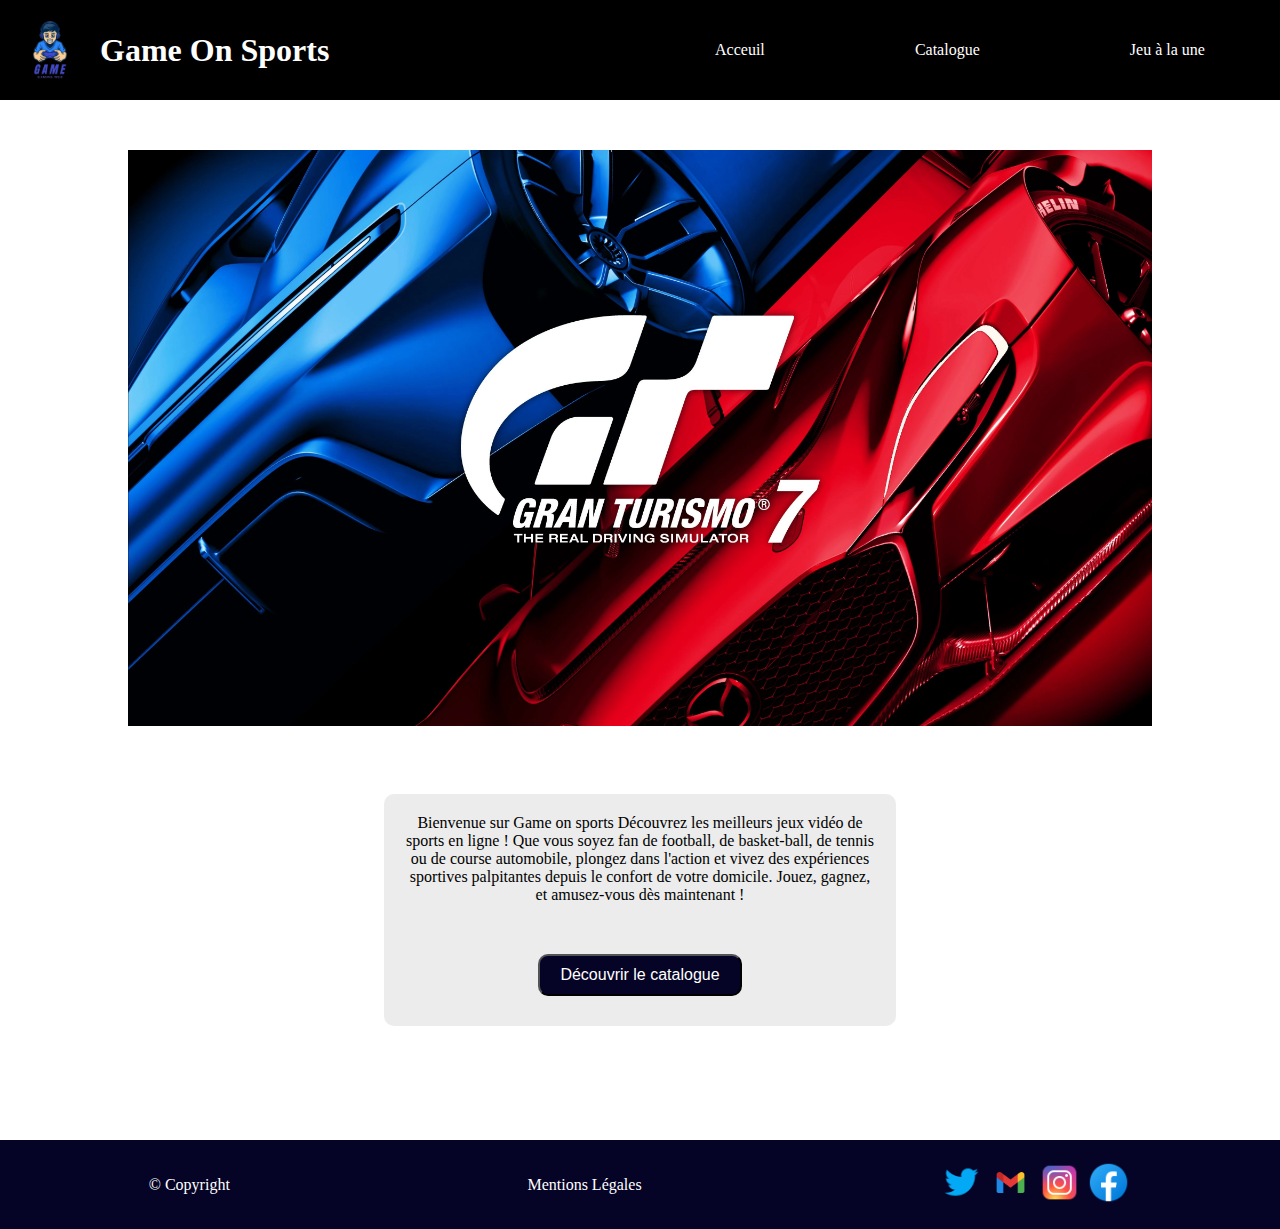
<file: index.html>
<!DOCTYPE html>
<html lang="fr">
<head>
    <meta charset="UTF-8">
    <meta name="viewport" content="width=device-width, initial-scale=1.0">
    <title>Game On Sports</title>
    <link rel="stylesheet" href="https://cdnjs.cloudflare.com/ajax/libs/font-awesome/6.4.0/css/all.min.css" integrity="sha512-iecdLmaskl7CVkqkXNQ/ZH/XLlvWZOJyj7Yy7tcenmpD1ypASozpmT/E0iPtmFIB46ZmdtAc9eNBvH0H/ZpiBw==" crossorigin="anonymous" referrerpolicy="no-referrer" />
    <link rel="stylesheet" href="Assets/css/style.css">
</head>
<body>
    <nav>
        <div class="navlogo">
            <div class="navLogoSub">
                <img class="navLogoImg" src="Assets/img/logo/logoProjetGroupe-removebg-preview.png" alt="Logo du site représentant un joueur avec une manette dans les mains">
                <a href="index.html"><h1>Game On Sports</h1></a>
            </div>
        </div>
        <div class="navLinks">
            <a href="index.html">Acceuil</a>
            <a href="catalogue.html">Catalogue</a>
            <a href="jeuALaUne.html">Jeu à la une</a>
        </div>
        <i class="fa-solid fa-bars"></i>
    </nav>
    <main class="mainA">
        <section class="imageA">
            <img class="imageAcceuil" src="Assets/img/gran_turismo/image_grand_tourismo.webp" alt="">
        </section>
        <section class="Bienvenue">
            <div>
                <p class="texte">Bienvenue sur Game on sports
                    Découvrez les meilleurs jeux vidéo de sports en ligne ! Que vous soyez fan de football, de basket-ball, de tennis ou de course automobile, plongez dans l'action et vivez des expériences sportives palpitantes depuis le confort de votre domicile.
                    Jouez, gagnez, et amusez-vous dès maintenant !</p>
                <button>
                    <a href="catalogue.html">Découvrir le catalogue</a>
                </button>
            </div>
        </section>
    </main>
    <footer>
        <div>
            <p>© Copyright</p>
        </div>
        <div>
            <a href="#">Mentions Légales</a> 
        </div>
        <div>
            <img src="Assets/img/icon/icons8-twitter-48.png" alt="">
            <img src="Assets/img/icon/gmail.png" alt="logo gmail">
            <img src="Assets/img/icon/icons8-instagram-48.png" alt="">
            <img src="Assets/img/icon/icons8-facebook-nouveau-48.png" alt="">
        </div>
    </footer>
</body>
</html>
</file>
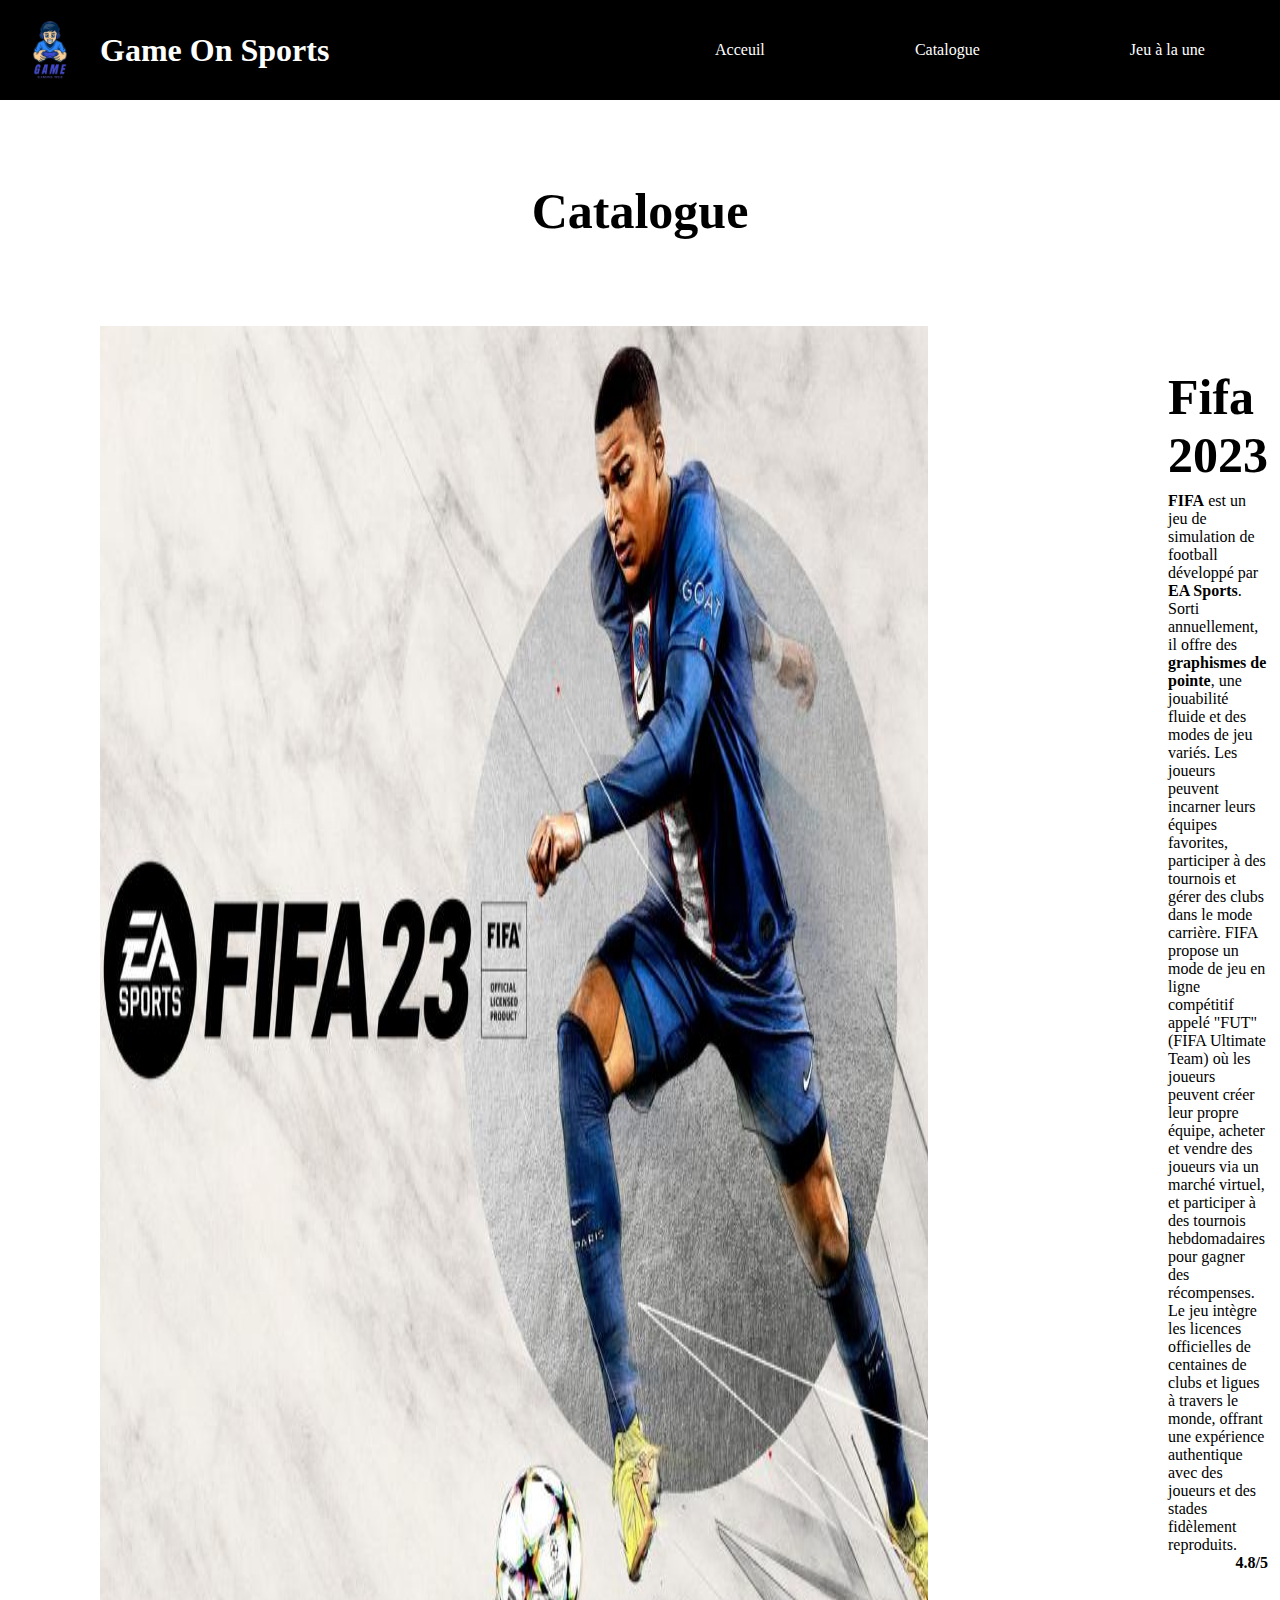
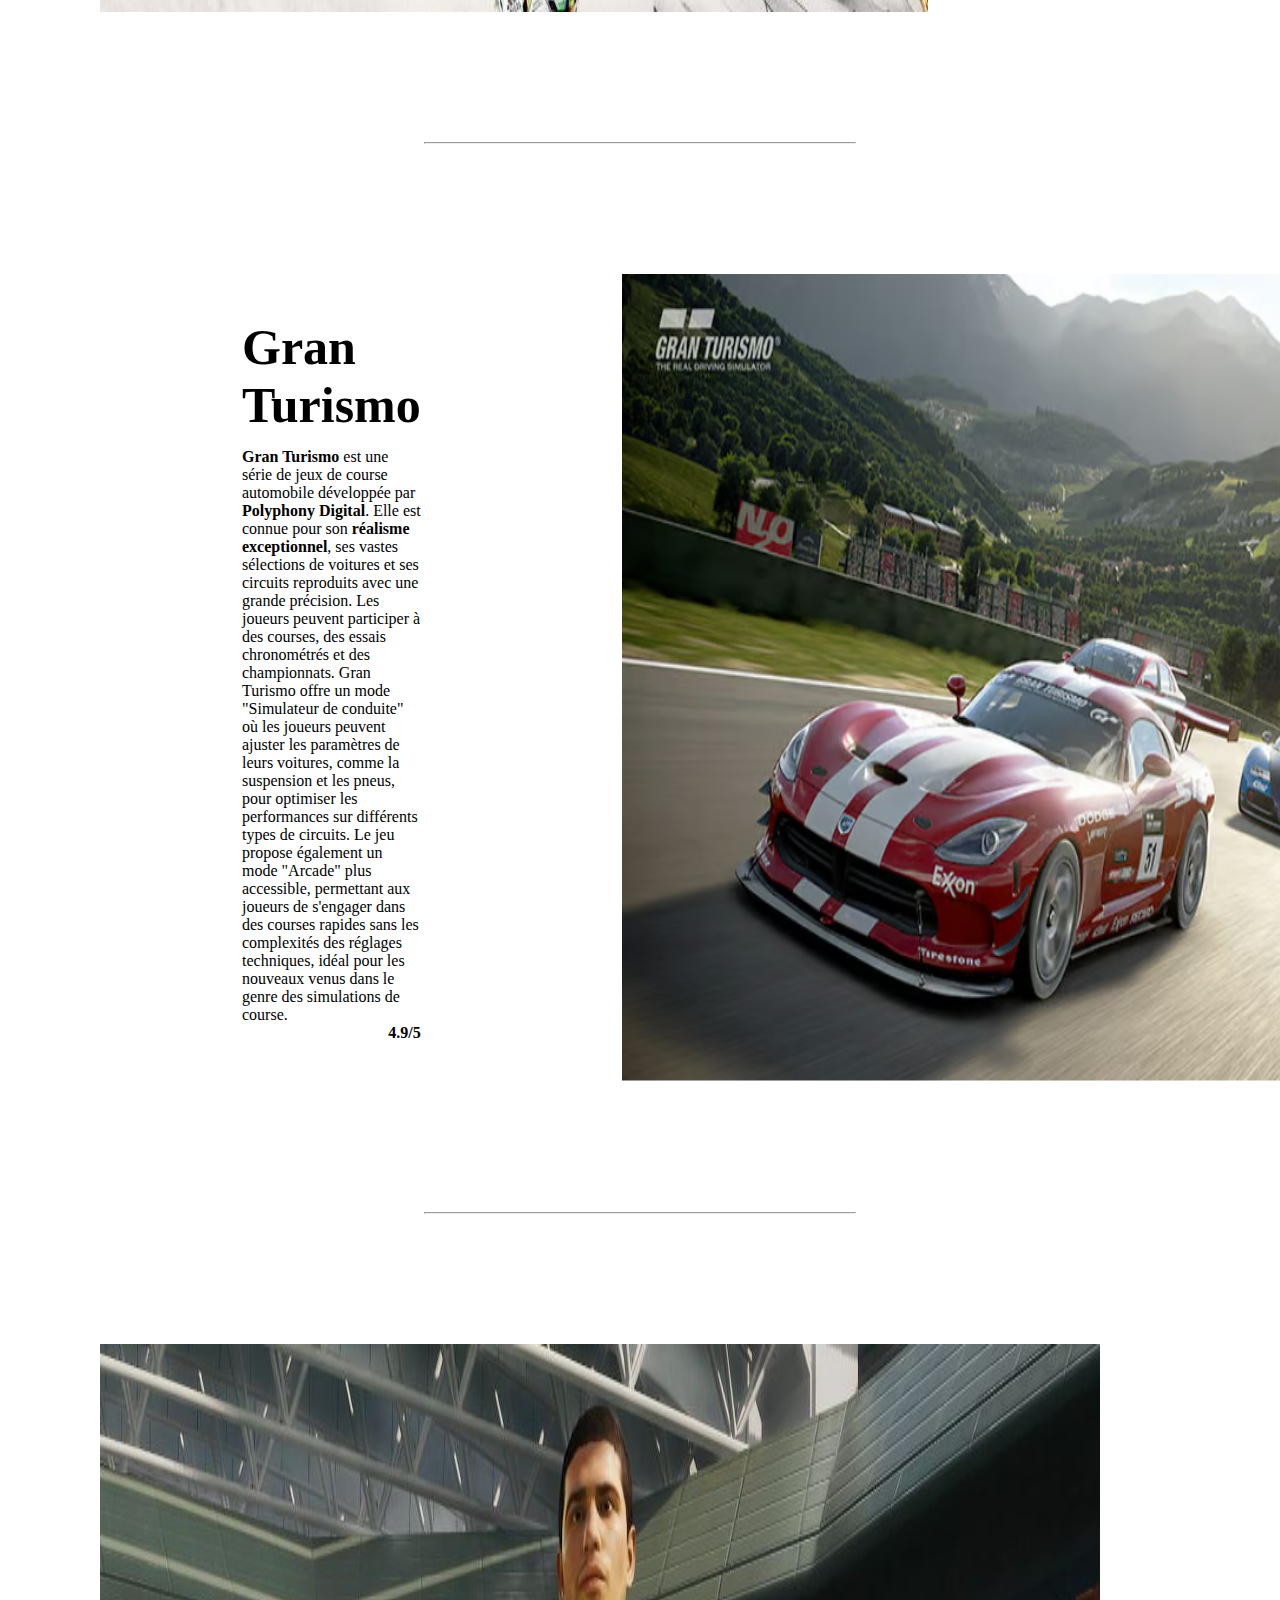
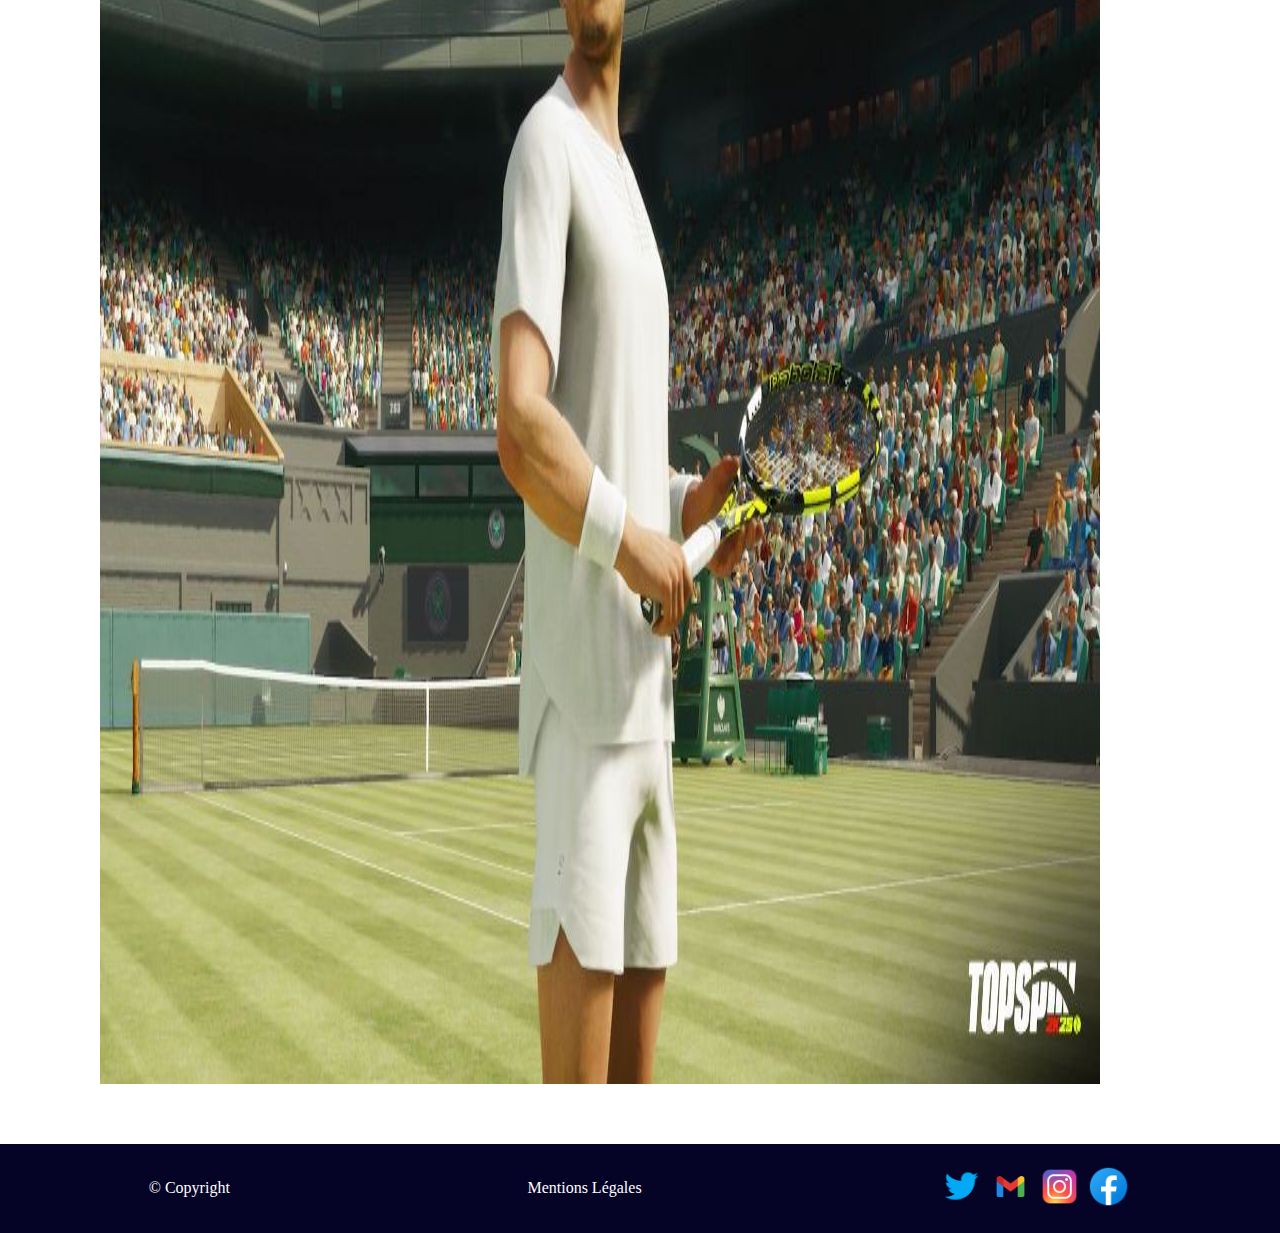
<file: catalogue.html>
<!DOCTYPE html>
<html lang="fr">
<head>
    <meta charset="UTF-8">
    <meta name="viewport" content="width=device-width, initial-scale=1.0">
    <title>Game On Sports</title>
    <link rel="stylesheet" href="Assets/css/catalogue.css">
    <link href="https://fonts.googleapis.com/css2?family=Roboto:ital,wght@0,100;0,300;0,400;0,500;0,700;0,900;1,100;1,300;1,400;1,500;1,700;1,900&display=swap" rel="stylesheet">
    <link rel="stylesheet" href="https://cdnjs.cloudflare.com/ajax/libs/font-awesome/6.4.0/css/all.min.css" integrity="sha512-iecdLmaskl7CVkqkXNQ/ZH/XLlvWZOJyj7Yy7tcenmpD1ypASozpmT/E0iPtmFIB46ZmdtAc9eNBvH0H/ZpiBw==" crossorigin="anonymous" referrerpolicy="no-referrer" />
</head>
<body>
    <header>
        <nav>
            <div class="navlogo">
                <div class="navLogoSub">
                    <img class="navLogoImg" src="Assets/img/logo/logoProjetGroupe-removebg-preview.png" alt="Logo du site représentant un joueur avec une manette dans les mains">
                    <a href="index.html"><h1>Game On Sports</h1></a>
                </div>
            </div>
            <div class="navLinks">
                <a href="index.html">Acceuil</a>
                <a href="catalogue.html">Catalogue</a>
                <a href="jeuALaUne.html">Jeu à la une</a>
            </div>
            <i class="fa-solid fa-bars"></i>
        </nav>
    </header>
    <main>
        <h2>Catalogue</h2>
        <section>
            <img src="Assets/img/fifa/fifa1.jpg" alt="Un joueur de foot avec un ballon">
            <div class="col-2">
                <div>
                    <h2>Fifa 2023</h2>
                    <p><span>FIFA</span> est un jeu de simulation de football développé par <span>EA Sports</span>. Sorti annuellement, il offre des <span>graphismes de pointe</span>, une jouabilité fluide et des modes de jeu variés. Les joueurs peuvent incarner leurs équipes favorites, participer à des tournois et gérer des clubs dans le mode carrière. FIFA propose un mode de jeu en ligne compétitif appelé "FUT" (FIFA Ultimate Team) où les joueurs peuvent créer leur propre équipe, acheter et vendre des joueurs via un marché virtuel, et participer à des tournois hebdomadaires pour gagner des récompenses. Le jeu intègre les licences officielles de centaines de clubs et ligues à travers le monde, offrant une expérience authentique avec des joueurs et des stades fidèlement reproduits.</p>
                </div>
                <div class="space">
                    <p><span>4.8/5</span></p>
                </div>
            </div>
        </section>
        <hr>
        <section>
            <div class="col-2">
                <div>
                    <h2>Gran Turismo</h2>
                    <p><span>Gran Turismo</span> est une série de jeux de course automobile développée par <span>Polyphony Digital</span>. Elle est connue pour son <span>réalisme exceptionnel</span>, ses vastes sélections de voitures et ses circuits reproduits avec une grande précision. Les joueurs peuvent participer à des courses, des essais chronométrés et des championnats. Gran Turismo offre un mode "Simulateur de conduite" où les joueurs peuvent ajuster les paramètres de leurs voitures, comme la suspension et les pneus, pour optimiser les performances sur différents types de circuits. Le jeu propose également un mode "Arcade" plus accessible, permettant aux joueurs de s'engager dans des courses rapides sans les complexités des réglages techniques, idéal pour les nouveaux venus dans le genre des simulations de course.</p>
                </div>
                <div class="space">
                    <p><span>4.9/5</span></p>
                </div>
            </div>
            <img src="Assets/img/gran_turismo/granTurismo2.PNG" alt="Une voiture de sports">
        </section>
        <hr>
        <section>
            <img src="Assets/img/top_spin/topSpin2.jpg" alt="Un homme qui tient une raquette de tenis">
            <div class="col-2">
                <div>
                    <h2>Top spin</h2>
                    <p><span>Top Spin</span> est un jeu vidéo de tennis développé par <span>2K Sports</span>. Il est reconnu pour sa jouabilité réaliste, ses <span>graphismes de haute qualité</span> et sa <span>représentation fidèle des mouvements</span> et techniques du tennis. Les joueurs peuvent choisir parmi une variété de joueurs professionnels et participer à des tournois internationaux. Top Spin propose un mode carrière où les joueurs peuvent créer et développer leur propre joueur, s'entraîner, et grimper dans les classements mondiaux en remportant des tournois et en améliorant leurs compétences. Le jeu inclut également un <span>mode multijoueur en ligne</span> où les joueurs peuvent s'affronter dans des matchs rapides ou participer à des compétitions organisées, testant leurs compétences contre d'autres passionnés de tennis du monde entier.</p>
                </div>
                <div class="space">
                    <p><span>3.5/5</span></p>
                </div>
            </div>
        </section>
    </main>
    <footer>
        <div>
            <p>© Copyright</p>
        </div>
        <div>
            <a href="#">Mentions Légales</a> 
        </div>
        <div>
            <img src="Assets/img/icon/icons8-twitter-48.png" alt="">
            <img src="Assets/img/icon/gmail.png" alt="logo gmail">
            <img src="Assets/img/icon/icons8-instagram-48.png" alt="">
            <img src="Assets/img/icon/icons8-facebook-nouveau-48.png" alt="">
        </div>
    </footer>
</body>
</html>
</file>
<file: Assets/css/style.css>
*{
    box-sizing: border-box;
    margin: 0;
}
nav{
    width: 100%;
    background-color: rgb(0, 0, 0);
    display: flex;
    flex-direction: row;
    justify-content: space-between;
}
.navLogo{
    width: 50%;
}
.navLogoImg{
    width: 100px;
}
.navLogoSub{
    display: flex;
    flex-direction: row;
    align-items: center;
}
.navLogoSub a{
    text-decoration: none;
    color: #ffffff;
}
.navLinks{
    width: 50%;
    display: flex;
    flex-direction: row;
    align-items: center;
    justify-content: space-around;
}
.navLinks a{
    text-decoration: none;
    color: #ffffff;
}
.fa-solid{
    color: white;
    display: none;
}
.imageA{
    width: 100%;
    
}
.imageAcceuil{
    width: 80%;
    margin-left: 10%;
    height: 100%;
}
.Bienvenue{
    text-align: center;
    background-color: rgba(217, 217, 217, 0.5);
    justify-content: center;
    align-items: center;
    display: flex;
    border-radius: 10px;
    margin: 5%;
    margin-left: 30%;
    margin-right: 30%;
    
}
.texte{
    max-width: 600px;
    padding: 20px;
}
button{
    margin: 30px;
    padding: 10px 20px;
    font-size: 16px;
    background-color:rgba(5, 3, 38, 1);
    border-radius: 10px;
}
a{
    color: white;
    text-decoration: none;
}
.mainA{
    padding-top: 50px;
    padding-bottom: 50px;
}
footer{
    background-color: #050326;
    color: #ffffff;
    display: flex;
    flex-direction: row;
    justify-content: space-around;
    align-items: center;
    padding-top: 20px;
    padding-bottom: 20px;
}
footer div img{
    width: 45px;
}
footer div a{
    text-decoration: none;
    color: #ffffff;
}
@media (max-width: 550px) {
    nav{
        flex-direction: row;
        align-items:center;
    }
    .navLogoSub{
        justify-content: space-between;
        width: 100%;
    }
    .navLinks{
        display: flex;
        flex-direction: column;
        align-items: flex-end;
        width: 100%;
        display: none;
    }
    .fa-solid{
        display: block;
        margin-right: 20px;
        font-size: 40px;

    }
   
    .mainA{
    width: 100%;
    margin: auto;
    }
    .imageAcceuil{
        width: 80%;
        margin-left: 10%;
        height: 60%;
        margin-bottom: 20%;
    }
    .Bienvenue{       
        margin: 5%;
        }
    .texte{
            max-width: 600px;
            padding: 20px;
        }
    button{
        padding: 10px 20px;
    }
}
</file>
<file: Assets/css/catalogue.css>
*{
    box-sizing: border-box;
    margin: 0;
}
nav{
    width: 100%;
    background-color: rgb(0, 0, 0);
    display: flex;
    flex-direction: row;
    justify-content: space-between;
}
.navLogo{
    width: 50%;
}
.navLogoImg{
    width: 100px;
}
.navLogoSub{
    display: flex;
    flex-direction: row;
    align-items: center;
}
.navLogoSub a{
    text-decoration: none;
    color: #ffffff;
}
.navLinks{
    width: 50%;
    display: flex;
    flex-direction: row;
    align-items: center;
    justify-content: space-around;
}
.navLinks a{
    text-decoration: none;
    color: #ffffff;
}
.fa-solid{
    color: white;
    display: none;
}
.imageA{
    width: 100%;
    
}
.imageAcceuil{
    width: 80%;
    margin-left: 10%;
    height: 100%;
}
.Bienvenue{
    text-align: center;
    background-color: rgba(217, 217, 217, 0.5);
    justify-content: center;
    align-items: center;
    display: flex;
    border-radius: 10px;
    margin: 5%;
    margin-left: 30%;
    margin-right: 30%;
    
}
.texte{
    max-width: 600px;
    padding: 20px;
}
button{
    margin: 30px;
    padding: 10px 20px;
    font-size: 16px;
    background-color:rgba(5, 3, 38, 1);
    border-radius: 10px;
}
a{
    color: white;
    text-decoration: none;
}
main{
    padding: 60px 100px 60px 100px;
}
h2{
    display: flex;
    justify-content: center;
    font-size: 50px;
    margin-bottom: 8%;
    margin-top: 2%;
}
section{
    display: flex;
    flex-direction: row;
}
.col-2:nth-child(even){
    margin: 40px 40px 40px 240px;
    width: 100%;
}
.col-2:nth-child(odd){
    margin: 40px 200px 40px 142px;
    width: 100%;
}
.col-2 {
    width: 16.66%;
    display: flex;
    justify-content: space-between;
    flex-direction: column;
}
.col-2 .space{
    display: flex;
    justify-content: end;
}
span{
    font-weight: bold;
}
hr{
    margin: 130px auto;
    width: 40%;
}
.mainA{
    padding-top: 50px;
    padding-bottom: 50px;
}
footer{
    background-color: #050326;
    color: #ffffff;
    display: flex;
    flex-direction: row;
    justify-content: space-around;
    align-items: center;
    padding-top: 20px;
    padding-bottom: 20px;
}
footer div img{
    width: 45px;
}
footer div a{
    text-decoration: none;
    color: #ffffff;
}

@media screen and (max-width:768px){
    nav{
        flex-direction: row;
        align-items:center;
    }
    .navLogoSub{
        justify-content: space-between;
        width: 100%;
    }
    .navLinks{
        display: flex;
        flex-direction: column;
        align-items: flex-end;
        width: 100%;
        display: none;
    }
    .fa-solid{
        display: block;
        margin-right: 20px;
        font-size: 40px;
    }
    .mainA{
    width: 100%;
    margin: auto;
    }
    .imageAcceuil{
        width: 80%;
        margin-left: 10%;
        height: 60%;
        margin-bottom: 20%;
    }
    .Bienvenue{       
        margin: 5%;
        }
    .texte{
            max-width: 600px;
            padding: 20px;
        }
    button{
        padding: 10px 20px;
    }
    main{
        padding: 10px;
        width: 100%;
    }
    section{
        width: 100%;
        display: flex;
        flex-direction: column;
    }
    .col-2:nth-child(even){
        margin: 40px 0px 0px 0px ;
        width: 100%; 
    }
    .col-2:nth-child(odd){
        margin: 0px 0px 40px 0px;
        width: 100%;
    }
    hr{
        margin: 40px auto;
    }
}
</file>
